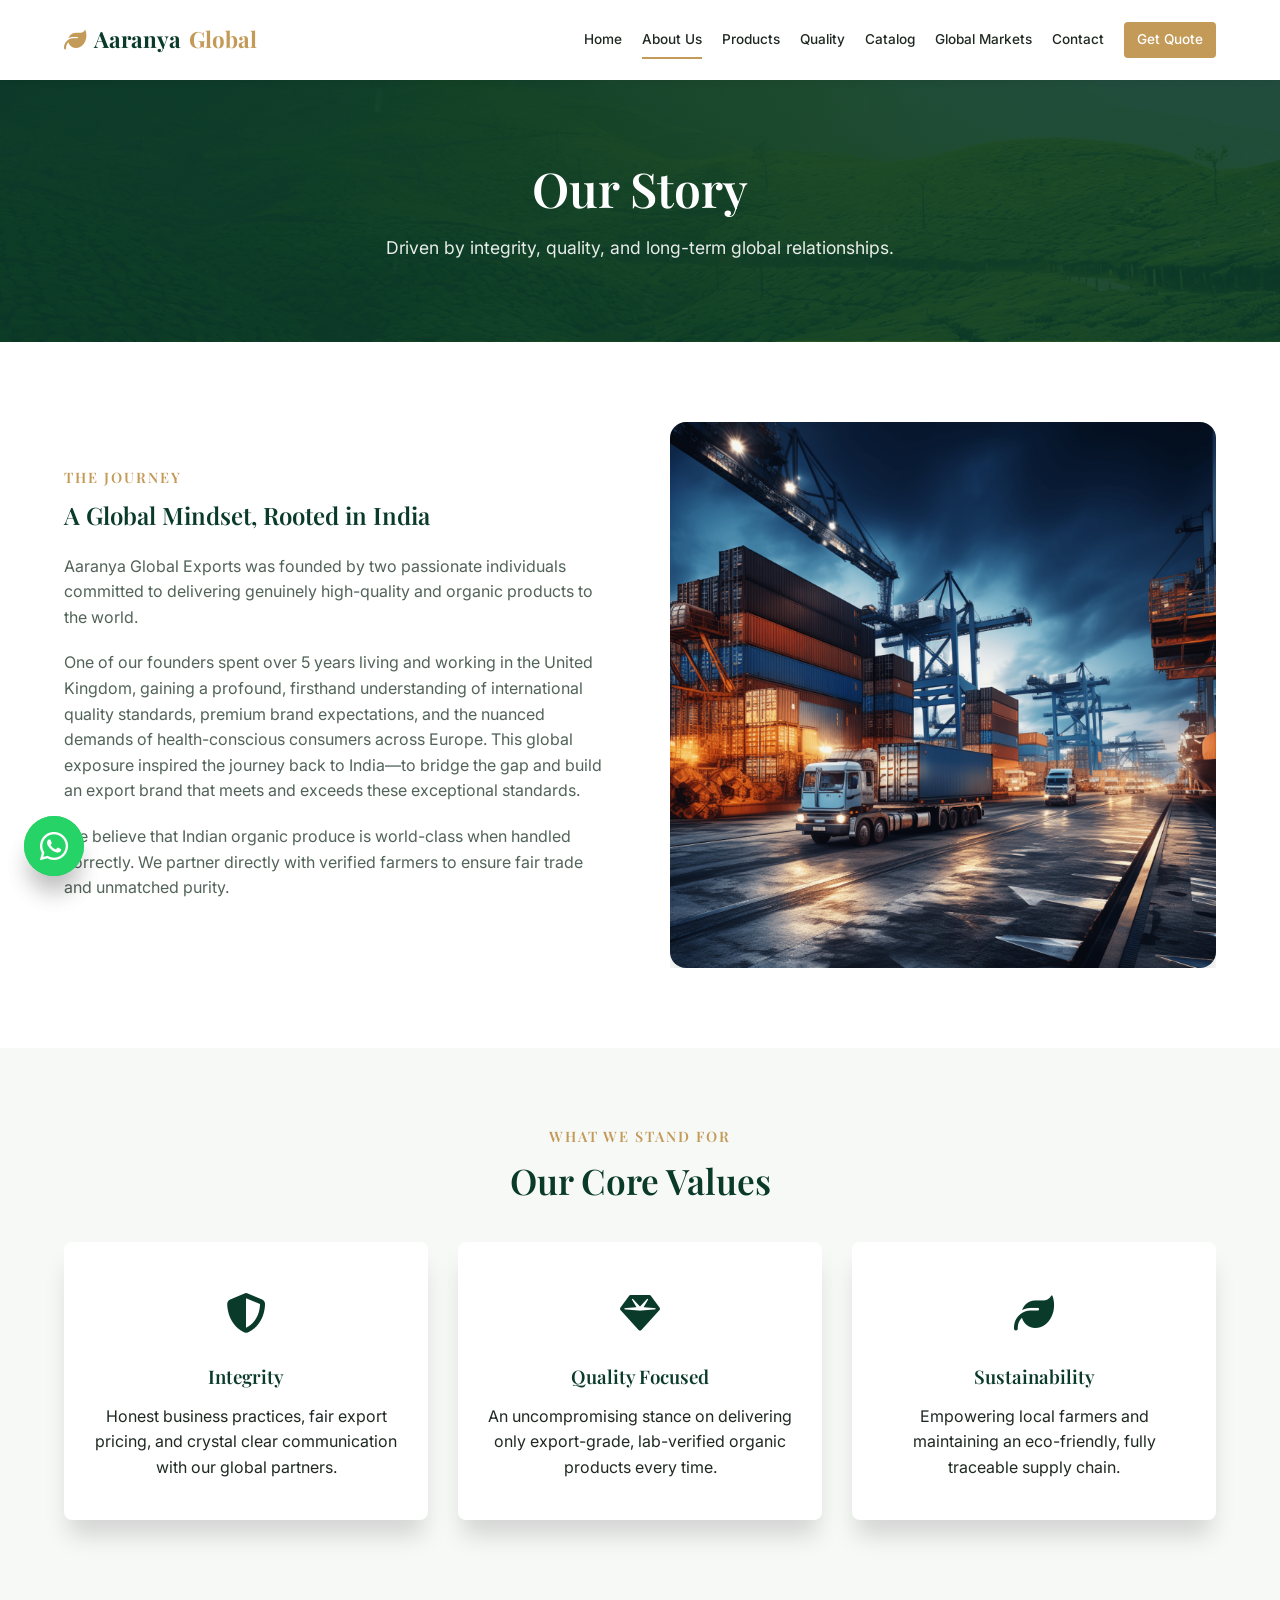
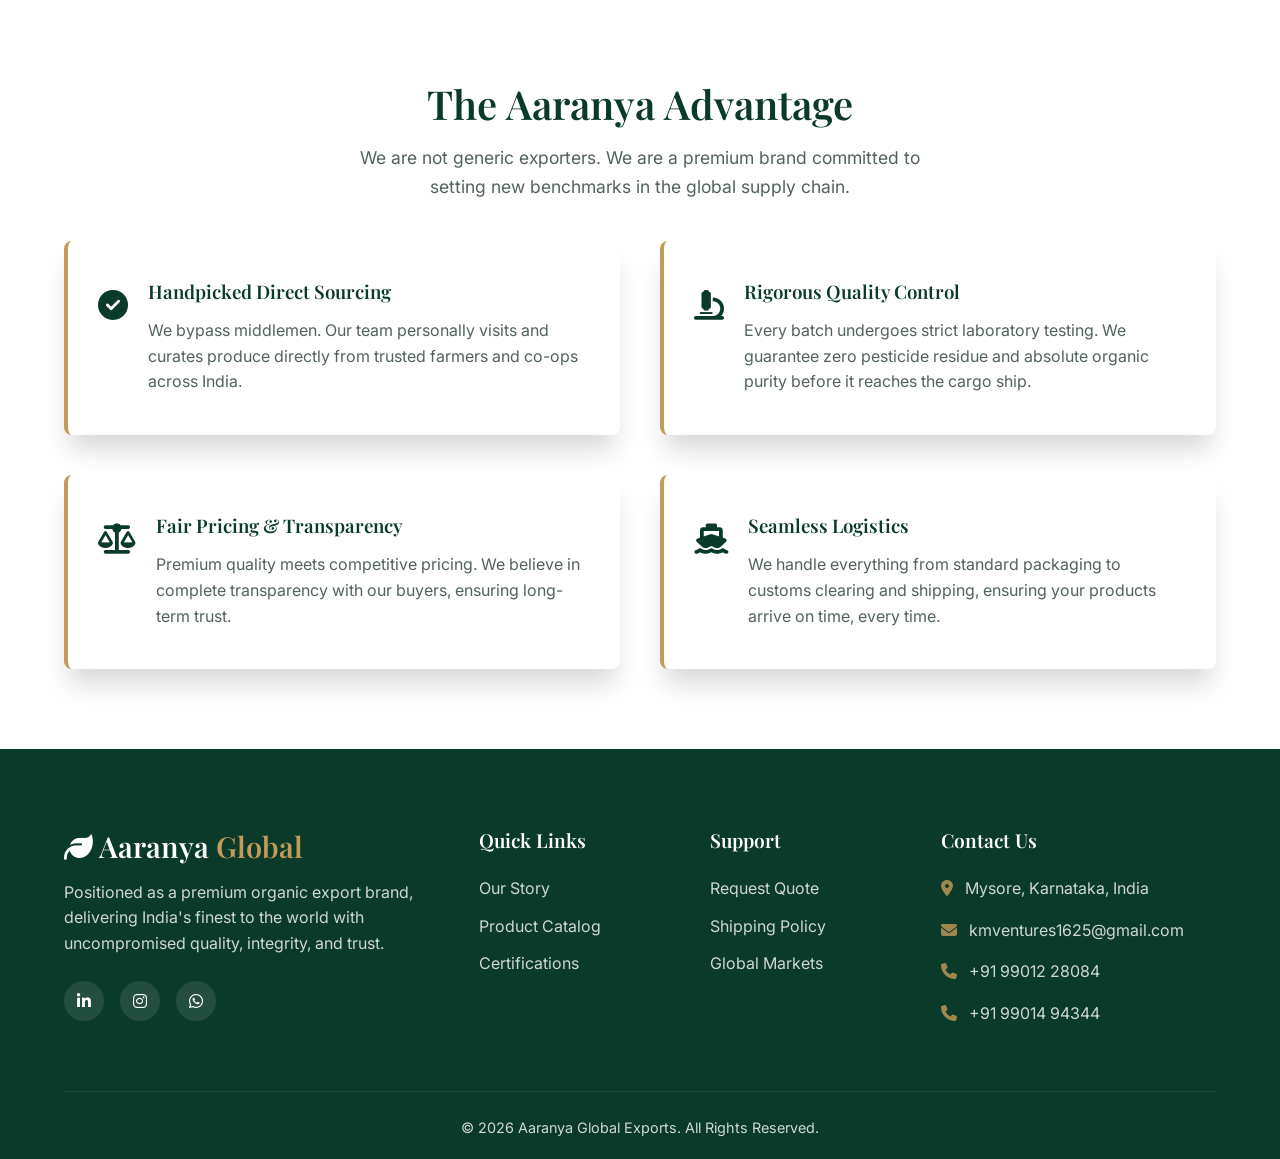
<file: about.html>
<!DOCTYPE html>
<html lang="en">

<head>
    <meta charset="UTF-8">
    <meta name="viewport" content="width=device-width, initial-scale=1.0">
    <title>About Us | Aaranya Global Exports</title>
    <meta name="description"
        content="Aaranya Global Exports is an organic export business built by founders with global exposure to strict quality standards.">

    <link rel="stylesheet" href="assets/css/style.css">
    <link rel="stylesheet" href="assets/css/animations.css">
    <link rel="stylesheet" href="https://cdnjs.cloudflare.com/ajax/libs/font-awesome/6.4.0/css/all.min.css">
</head>

<body>

    <nav class="navbar">
        <div class="container">
            <a href="index.html" class="nav-brand">
                <i class="fa-solid fa-leaf"></i> Aaranya <span>Global</span>
            </a>
            <div class="nav-links">
                <a href="index.html">Home</a>
                <a href="about.html" class="active">About Us</a>
                <a href="products.html">Products</a>
                <a href="certifications.html">Quality</a>
                <a href="catalog.html">Catalog</a>
                <a href="global-presence.html">Global Markets</a>
                <a href="contact.html">Contact</a>
                <a href="contact.html" class="btn btn-accent" style="padding: 6px 12px; color: white; font-size: 0.85rem; border-radius: 4px;">Get Quote</a>
            </div>
            <div class="mobile-menu-btn">
                <i class="fa-solid fa-bars"></i>
            </div>
        </div>
    </nav>

    <header class="page-header"
        style="background-image: linear-gradient(rgba(10, 58, 42, 0.9), rgba(10, 58, 42, 0.9)), url('assets/images/hero_bg.jpg');">
        <div class="container reveal">
            <h1>Our Story</h1>
            <p>Driven by integrity, quality, and long-term global relationships.</p>
        </div>
    </header>

    <section class="section">
        <div class="container">
            <div class="about-grid">
                <div class="about-text reveal-left">
                    <h4 class="accent-text">The Journey</h4>
                    <h2>A Global Mindset, Rooted in India</h2>
                    <p>Aaranya Global Exports was founded by two passionate individuals committed to delivering
                        genuinely high-quality and organic products to the world.</p>
                    <p>One of our founders spent over 5 years living and working in the United Kingdom, gaining a
                        profound, firsthand understanding of international quality standards, premium brand
                        expectations, and the nuanced demands of health-conscious consumers across Europe. This global
                        exposure inspired the journey back to India—to bridge the gap and build an export brand that
                        meets and exceeds these exceptional standards.</p>
                    <p>We believe that Indian organic produce is world-class when handled correctly. We partner directly
                        with verified farmers to ensure fair trade and unmatched purity.</p>
                </div>
                <div class="about-img reveal-right hover-zoom-img">
                    <img src="assets/images/about_export.jpg"
                        alt="Team meeting" class="rounded-img shadow">
                </div>
            </div>
        </div>
    </section>

    <section class="section bg-light text-center">
        <div class="container reveal">
            <h4 class="accent-text">What We Stand For</h4>
            <h2 style="margin-bottom: 40px; font-size: 2.2rem;">Our Core Values</h2>

            <div style="display: grid; grid-template-columns: repeat(auto-fit, minmax(280px, 1fr)); gap: 30px;">
                <div class="feature-card hover-lift" style="border-bottom: 0;">
                    <div class="icon"><i class="fa-solid fa-shield-halved"></i></div>
                    <h3>Integrity</h3>
                    <p>Honest business practices, fair export pricing, and crystal clear communication with our global
                        partners.</p>
                </div>
                <div class="feature-card hover-lift" style="border-bottom: 0;">
                    <div class="icon"><i class="fa-solid fa-gem"></i></div>
                    <h3>Quality Focused</h3>
                    <p>An uncompromising stance on delivering only export-grade, lab-verified organic products every
                        time.</p>
                </div>
                <div class="feature-card hover-lift" style="border-bottom: 0;">
                    <div class="icon"><i class="fa-solid fa-leaf"></i></div>
                    <h3>Sustainability</h3>
                    <p>Empowering local farmers and maintaining an eco-friendly, fully traceable supply chain.</p>
                </div>
            </div>
        </div>
    </section>

    <section class="section">
        <div class="container">
            <div class="section-title reveal">
                <h2>The Aaranya Advantage</h2>
                <p>We are not generic exporters. We are a premium brand committed to setting new benchmarks in the
                    global supply chain.</p>
            </div>

            <div style="display:grid; grid-template-columns: 1fr 1fr; gap: 40px;" class="mt-5">
                <div class="feature-card reveal-left hover-lift"
                    style="text-align: left; display: flex; gap: 20px; align-items: flex-start; border-bottom: none; border-left: 4px solid var(--accent-gold);">
                    <div class="icon" style="font-size: 30px; margin: 0;"><i class="fa-solid fa-check-circle"></i></div>
                    <div>
                        <h3>Handpicked Direct Sourcing</h3>
                        <p style="color:var(--text-light);">We bypass middlemen. Our team personally visits and curates
                            produce directly from trusted farmers and co-ops across India.</p>
                    </div>
                </div>
                <div class="feature-card reveal-right hover-lift"
                    style="text-align: left; display: flex; gap: 20px; align-items: flex-start; border-bottom: none; border-left: 4px solid var(--accent-gold);">
                    <div class="icon" style="font-size: 30px; margin: 0;"><i class="fa-solid fa-microscope"></i></div>
                    <div>
                        <h3>Rigorous Quality Control</h3>
                        <p style="color:var(--text-light);">Every batch undergoes strict laboratory testing. We
                            guarantee zero pesticide residue and absolute organic purity before it reaches the cargo
                            ship.</p>
                    </div>
                </div>
                <div class="feature-card reveal-left hover-lift"
                    style="text-align: left; display: flex; gap: 20px; align-items: flex-start; border-bottom: none; border-left: 4px solid var(--accent-gold);">
                    <div class="icon" style="font-size: 30px; margin: 0;"><i class="fa-solid fa-scale-balanced"></i>
                    </div>
                    <div>
                        <h3>Fair Pricing & Transparency</h3>
                        <p style="color:var(--text-light);">Premium quality meets competitive pricing. We believe in
                            complete transparency with our buyers, ensuring long-term trust.</p>
                    </div>
                </div>
                <div class="feature-card reveal-right hover-lift"
                    style="text-align: left; display: flex; gap: 20px; align-items: flex-start; border-bottom: none; border-left: 4px solid var(--accent-gold);">
                    <div class="icon" style="font-size: 30px; margin: 0;"><i class="fa-solid fa-ship"></i></div>
                    <div>
                        <h3>Seamless Logistics</h3>
                        <p style="color:var(--text-light);">We handle everything from standard packaging to customs
                            clearing and shipping, ensuring your products arrive on time, every time.</p>
                    </div>
                </div>
            </div>
        </div>
    </section>

    <!-- Footer -->
    <footer class="footer">
        <div class="container">
            <div class="footer-grid">
                <div class="footer-about">
                    <h3><i class="fa-solid fa-leaf"></i> Aaranya <span>Global</span></h3>
                    <p>Positioned as a premium organic export brand, delivering India's finest to the world with
                        uncompromised quality, integrity, and trust.</p>
                    <div class="footer-social">
                        <a href="#"><i class="fa-brands fa-linkedin-in"></i></a>
                        <a href="#"><i class="fa-brands fa-instagram"></i></a>
                        <a href="https://wa.me/919901228084" target="_blank"><i class="fa-brands fa-whatsapp"></i></a>
                    </div>
                </div>
                <div class="footer-links">
                    <h4>Quick Links</h4>
                    <ul>
                        <li><a href="about.html">Our Story</a></li>
                        <li><a href="products.html">Product Catalog</a></li>
                        
                        <li><a href="certifications.html">Certifications</a></li>
                    </ul>
                </div>
                <div class="footer-links">
                    <h4>Support</h4>
                    <ul>
                        <li><a href="contact.html">Request Quote</a></li>
                        <li><a href="#">Shipping Policy</a></li>
                        <li><a href="global-presence.html">Global Markets</a></li>
                    </ul>
                </div>
                <div class="footer-contact">
                    <h4>Contact Us</h4>
                    <p><i class="fa-solid fa-location-dot"></i> Mysore, Karnataka, India</p>
                    <p><i class="fa-solid fa-envelope"></i> kmventures1625@gmail.com</p>
                    <p><i class="fa-solid fa-phone"></i> +91 99012 28084</p>
                    <p><i class="fa-solid fa-phone"></i> +91 99014 94344</p>
                </div>
            </div>
            <div class="footer-bottom">
                <p>&copy; 2026 Aaranya Global Exports. All Rights Reserved.</p>
            </div>
        </div>
    </footer>

    <div class="whatsapp-sticky-container">
        <a href="https://wa.me/919901228084" class="whatsapp-sticky" target="_blank" title="WhatsApp Sales 1">
            <i class="fa-brands fa-whatsapp"></i>
        </a>
        <a href="https://wa.me/919901494344" class="whatsapp-sticky" target="_blank" title="WhatsApp Sales 2">
            <i class="fa-brands fa-whatsapp"></i>
        </a>
    </div>
    <div class="scroll-top"><i class="fa-solid fa-angle-up"></i></div>
    <script src="assets/js/main.js"></script>
</body>

</html>
</file>
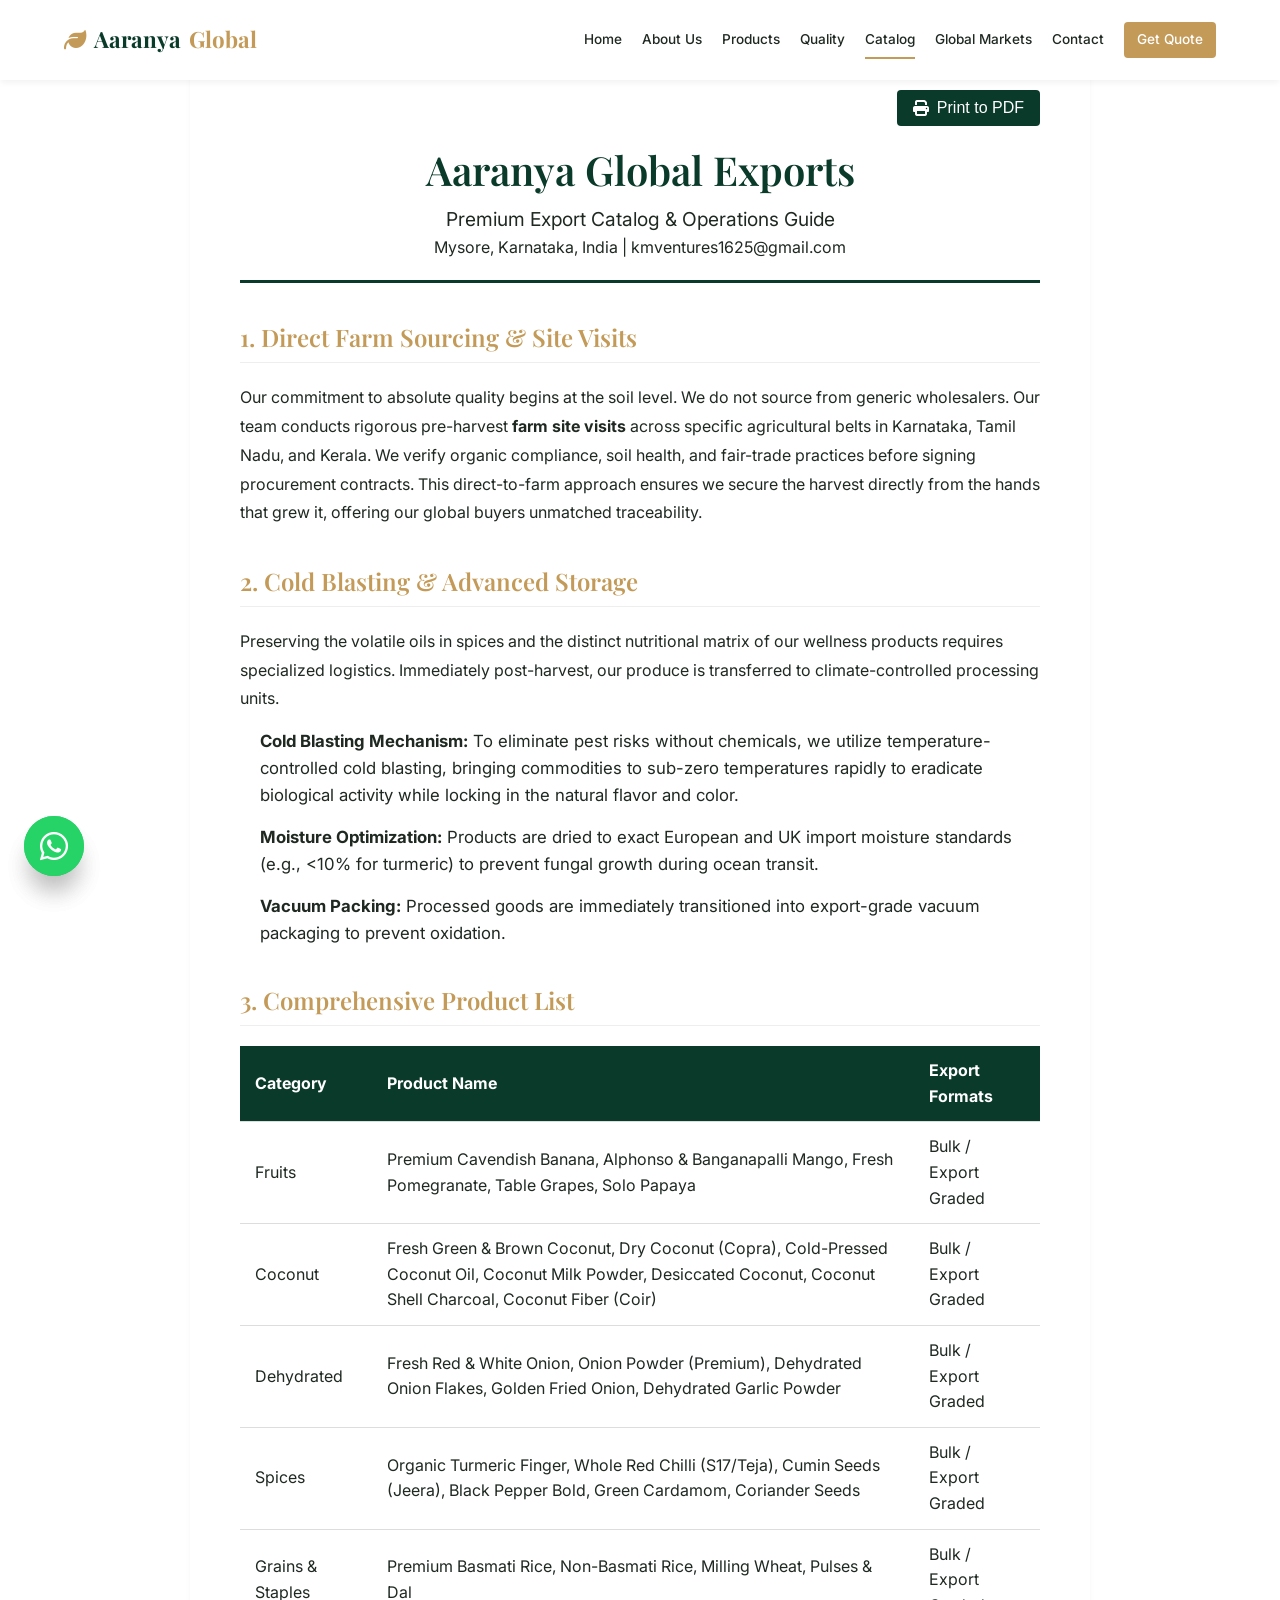
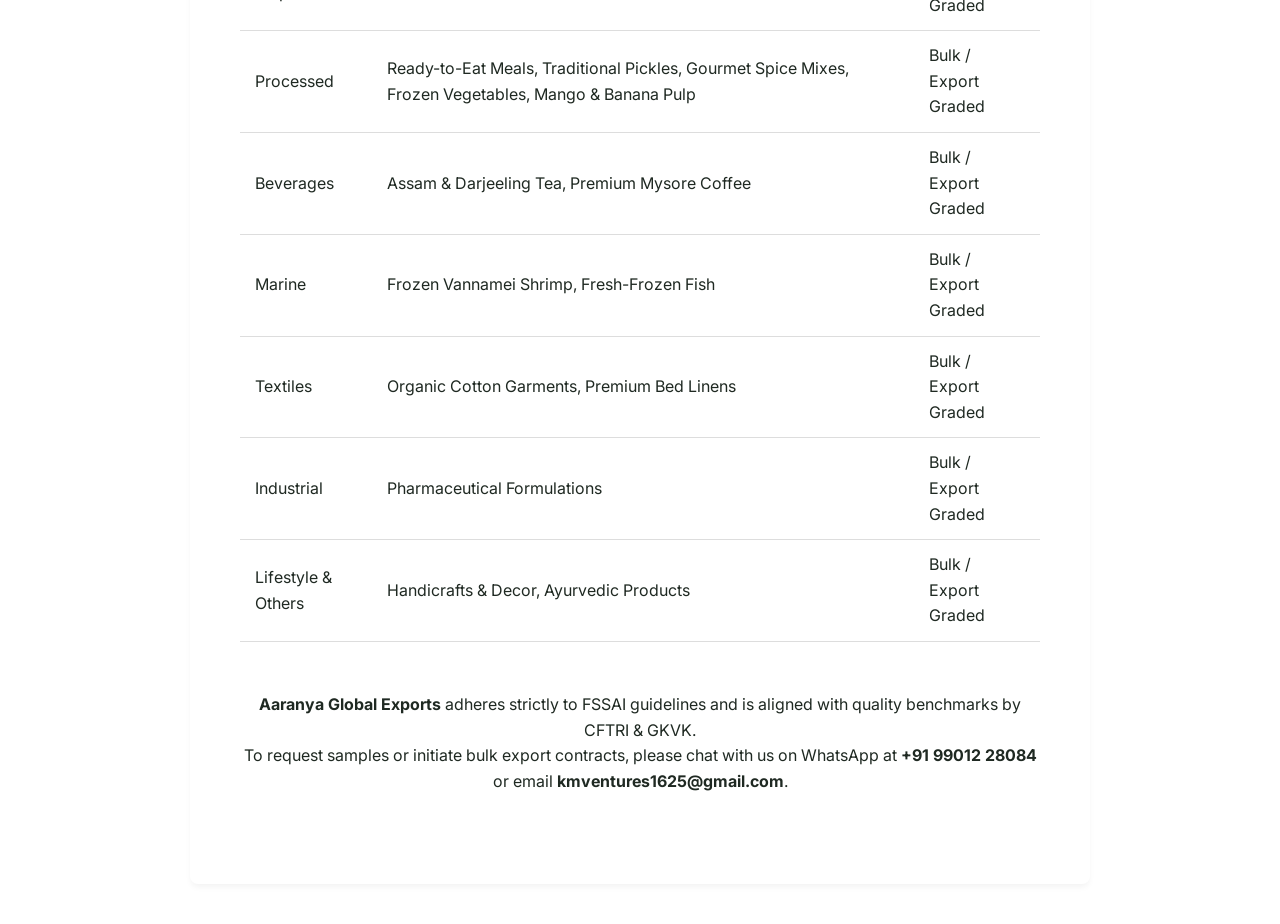
<file: catalog.html>
<!DOCTYPE html>
<html lang="en">
<head>
    <meta charset="UTF-8">
    <meta name="viewport" content="width=device-width, initial-scale=1.0">
    <title>Export Catalog & Process | Aaranya Global Exports</title>
    <meta name="description" content="View our comprehensive global export product catalog, detailing our agricultural sourcing, farm visits, and cold-blast storage processes.">
    <link rel="stylesheet" href="assets/css/style.css">
    <link rel="stylesheet" href="assets/css/animations.css">
    <link rel="stylesheet" href="https://cdnjs.cloudflare.com/ajax/libs/font-awesome/6.4.0/css/all.min.css">
    <style>
        .catalog-container { max-width: 900px; margin: 40px auto; background: white; padding: 50px; border-radius: var(--border-radius); box-shadow: var(--shadow-sm); }
        .catalog-header { text-align: center; border-bottom: 3px solid var(--primary-green); padding-bottom: 20px; margin-bottom: 40px; }
        .catalog-header h1 { color: var(--primary-green); font-size: 2.5rem; }
        .catalog-section { margin-bottom: 40px; }
        .catalog-section h2 { color: var(--accent-gold); border-bottom: 1px solid #eee; padding-bottom: 10px; margin-bottom: 20px; }
        .process-list li { margin-bottom: 15px; font-size: 1.05rem; line-height: 1.6; }
        .product-table { width: 100%; border-collapse: collapse; margin-top: 20px; }
        .product-table th, .product-table td { padding: 12px 15px; border-bottom: 1px solid #ddd; text-align: left; }
        .product-table th { background: var(--primary-green); color: white; }
    </style>
</head>
<body>
    <nav class="navbar">
        <div class="container">
            <a href="index.html" class="nav-brand"><i class="fa-solid fa-leaf"></i> Aaranya <span>Global</span></a>
            <div class="nav-links">
                <a href="index.html">Home</a>
                <a href="about.html">About Us</a>
                <a href="products.html">Products</a>
                <a href="certifications.html">Quality</a>
                <a href="catalog.html" class="active">Catalog</a>
                <a href="global-presence.html">Global Markets</a>
                <a href="contact.html">Contact</a>
                <a href="contact.html" class="btn btn-accent" style="padding: 6px 12px; color: white; font-size: 0.85rem; border-radius: 4px;">Get Quote</a>
            </div>
        </div>
    </nav>

    <div class="container">
        <div class="catalog-container reveal">
            <div class="text-right" style="margin-bottom: 20px; text-align: right;">
                <button onclick="window.print()" class="btn btn-primary" style="padding: 8px 15px;"><i class="fa-solid fa-print"></i> Print to PDF</button>
            </div>
            
            <div class="catalog-header">
                <h1>Aaranya Global Exports</h1>
                <p style="font-size: 1.2rem; margin-top: 10px;">Premium Export Catalog & Operations Guide</p>
                <p>Mysore, Karnataka, India | kmventures1625@gmail.com</p>
            </div>

            <div class="catalog-section">
                <h2>1. Direct Farm Sourcing & Site Visits</h2>
                <p style="line-height: 1.8;">Our commitment to absolute quality begins at the soil level. We do not source from generic wholesalers. Our team conducts rigorous pre-harvest <strong>farm site visits</strong> across specific agricultural belts in Karnataka, Tamil Nadu, and Kerala. We verify organic compliance, soil health, and fair-trade practices before signing procurement contracts. This direct-to-farm approach ensures we secure the harvest directly from the hands that grew it, offering our global buyers unmatched traceability.</p>
            </div>

            <div class="catalog-section">
                <h2>2. Cold Blasting & Advanced Storage</h2>
                <p style="line-height: 1.8;">Preserving the volatile oils in spices and the distinct nutritional matrix of our wellness products requires specialized logistics. Immediately post-harvest, our produce is transferred to climate-controlled processing units.</p>
                <ul class="process-list" style="margin-top: 15px; padding-left: 20px;">
                    <li><strong>Cold Blasting Mechanism:</strong> To eliminate pest risks without chemicals, we utilize temperature-controlled cold blasting, bringing commodities to sub-zero temperatures rapidly to eradicate biological activity while locking in the natural flavor and color.</li>
                    <li><strong>Moisture Optimization:</strong> Products are dried to exact European and UK import moisture standards (e.g., &lt;10% for turmeric) to prevent fungal growth during ocean transit.</li>
                    <li><strong>Vacuum Packing:</strong> Processed goods are immediately transitioned into export-grade vacuum packaging to prevent oxidation.</li>
                </ul>
            </div>

            <div class="catalog-section">
                <h2>3. Comprehensive Product List</h2>
                <table class="product-table">
                    <thead>
                        <tr>
                            <th>Category</th>
                            <th>Product Name</th>
                            <th>Export Formats</th>
                        </tr>
                    </thead>
                    <tbody>
                        <tr><td>Fruits</td><td>Premium Cavendish Banana, Alphonso & Banganapalli Mango, Fresh Pomegranate, Table Grapes, Solo Papaya</td><td>Bulk / Export Graded</td></tr>
<tr><td>Coconut</td><td>Fresh Green & Brown Coconut, Dry Coconut (Copra), Cold-Pressed Coconut Oil, Coconut Milk Powder, Desiccated Coconut, Coconut Shell Charcoal, Coconut Fiber (Coir)</td><td>Bulk / Export Graded</td></tr>
<tr><td>Dehydrated</td><td>Fresh Red & White Onion, Onion Powder (Premium), Dehydrated Onion Flakes, Golden Fried Onion, Dehydrated Garlic Powder</td><td>Bulk / Export Graded</td></tr>
<tr><td>Spices</td><td>Organic Turmeric Finger, Whole Red Chilli (S17/Teja), Cumin Seeds (Jeera), Black Pepper Bold, Green Cardamom, Coriander Seeds</td><td>Bulk / Export Graded</td></tr>
<tr><td>Grains & Staples</td><td>Premium Basmati Rice, Non-Basmati Rice, Milling Wheat, Pulses & Dal</td><td>Bulk / Export Graded</td></tr>
<tr><td>Processed</td><td>Ready-to-Eat Meals, Traditional Pickles, Gourmet Spice Mixes, Frozen Vegetables, Mango & Banana Pulp</td><td>Bulk / Export Graded</td></tr>
<tr><td>Beverages</td><td>Assam & Darjeeling Tea, Premium Mysore Coffee</td><td>Bulk / Export Graded</td></tr>
<tr><td>Marine</td><td>Frozen Vannamei Shrimp, Fresh-Frozen Fish</td><td>Bulk / Export Graded</td></tr>
<tr><td>Textiles</td><td>Organic Cotton Garments, Premium Bed Linens</td><td>Bulk / Export Graded</td></tr>
<tr><td>Industrial</td><td>Pharmaceutical Formulations</td><td>Bulk / Export Graded</td></tr>
<tr><td>Lifestyle & Others</td><td>Handicrafts & Decor, Ayurvedic Products</td><td>Bulk / Export Graded</td></tr>

                    </tbody>
                </table>
            </div>

            <div class="catalog-section mb-0" style="text-align: center; margin-top: 50px;">
                <p><strong>Aaranya Global Exports</strong> adheres strictly to FSSAI guidelines and is aligned with quality benchmarks by CFTRI & GKVK.</p>
                <p>To request samples or initiate bulk export contracts, please chat with us on WhatsApp at <strong>+91 99012 28084</strong> or email <strong>kmventures1625@gmail.com</strong>.</p>
            </div>
        </div>
    </div>

    <!-- Sticky WhatsApp -->
    <div class="whatsapp-sticky-container">
        <a href="https://wa.me/919901228084" class="whatsapp-sticky" target="_blank" title="WhatsApp 1">
            <i class="fa-brands fa-whatsapp"></i>
        </a>
        <a href="https://wa.me/919901494344" class="whatsapp-sticky" target="_blank" title="WhatsApp 2">
            <i class="fa-brands fa-whatsapp"></i>
        </a>
    </div>

    <script src="assets/js/main.js"></script>
</body>
</html>
</file>
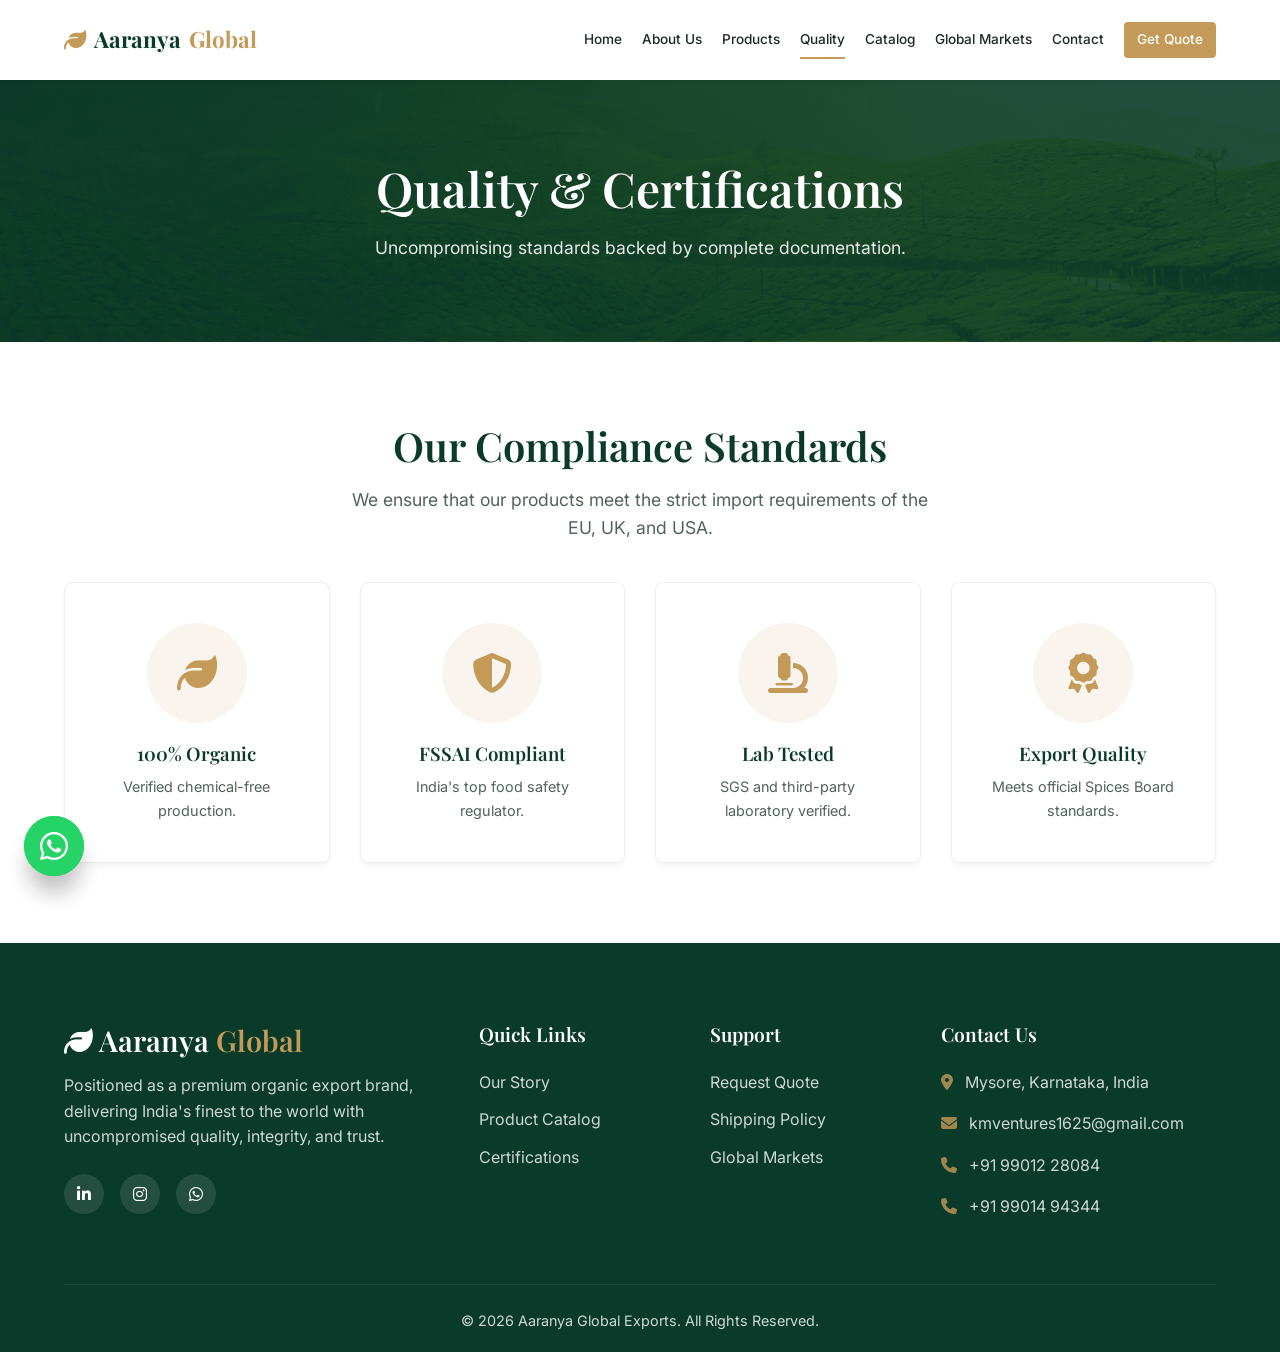
<file: certifications.html>
<!DOCTYPE html>
<html lang="en">

<head>
    <meta charset="UTF-8">
    <meta name="viewport" content="width=device-width, initial-scale=1.0">
    <title>Quality & Certifications | Aaranya Global Exports</title>
    <meta name="description"
        content="View the international quality assurance standards and certifications maintained by Aaranya Global Exports for all our organic products.">
    <link rel="stylesheet" href="assets/css/style.css">
    <link rel="stylesheet" href="assets/css/animations.css">
    <link rel="stylesheet" href="https://cdnjs.cloudflare.com/ajax/libs/font-awesome/6.4.0/css/all.min.css">
    <style>
        .cert-card {
            background: white;
            padding: 40px;
            border-radius: var(--border-radius);
            box-shadow: var(--shadow-sm);
            text-align: center;
            display: flex;
            flex-direction: column;
            align-items: center;
            justify-content: center;
            border: 1px solid #eee;
        }

        .cert-card img, .cert-icon-container {
            height: 100px;
            width: 100px;
            display: flex;
            align-items: center;
            justify-content: center;
            margin-bottom: 20px;
            border-radius: 50%;
            background: rgba(195, 154, 88, 0.1); /* Subtle gold background */
            color: var(--accent-gold);
            font-size: 40px;
            transition: var(--transition);
        }

        .cert-card:hover .cert-icon-container {
            background: var(--accent-gold);
            color: white;
            transform: rotate(5deg) scale(1.1);
        }

        .cert-card img {
            padding: 20px;
            object-fit: contain;
            opacity: 0.9;
            background: transparent;
        }
    </style>
</head>

<body>
    <nav class="navbar">
        <div class="container">
            <a href="index.html" class="nav-brand">
                <i class="fa-solid fa-leaf"></i> Aaranya <span>Global</span>
            </a>
            <div class="nav-links">
                <a href="index.html">Home</a>
                <a href="about.html">About Us</a>
                <a href="products.html">Products</a>
                <a href="certifications.html" class="active">Quality</a>
                <a href="catalog.html">Catalog</a>
                <a href="global-presence.html">Global Markets</a>
                <a href="contact.html">Contact</a>
                <a href="contact.html" class="btn btn-accent" style="padding: 6px 12px; color: white; font-size: 0.85rem; border-radius: 4px;">Get Quote</a>
            </div>
            <div class="mobile-menu-btn">
                <i class="fa-solid fa-bars"></i>
            </div>
        </div>
    </nav>

    <header class="page-header"
        style="background-image: linear-gradient(rgba(10, 58, 42, 0.9), rgba(10, 58, 42, 0.9)), url('assets/images/hero_bg.jpg');">
        <div class="container reveal">
            <h1>Quality & Certifications</h1>
            <p>Uncompromising standards backed by complete documentation.</p>
        </div>
    </header>

    <section class="section">
        <div class="container">
            <div class="section-title reveal">
                <h2>Our Compliance Standards</h2>
                <p>We ensure that our products meet the strict import requirements of the EU, UK, and USA.</p>
            </div>

            <div style="display: grid; grid-template-columns: repeat(auto-fit, minmax(250px, 1fr)); gap: 30px;"
                class="mt-5">
                <div class="cert-card hover-lift reveal-left">
                    <div class="cert-icon-container"><i class="fa-solid fa-leaf"></i></div>
                    <h3>100% Organic</h3>
                    <p style="color:var(--text-light); font-size: 0.9rem; margin-top: 10px;">Verified chemical-free
                        production.</p>
                </div>
                <div class="cert-card hover-lift reveal">
                    <div class="cert-icon-container"><i class="fa-solid fa-shield-halved"></i></div>
                    <h3>FSSAI Compliant</h3>
                    <p style="color:var(--text-light); font-size: 0.9rem; margin-top: 10px;">India's top food safety
                        regulator.</p>
                </div>
                <div class="cert-card hover-lift reveal">
                    <div class="cert-icon-container"><i class="fa-solid fa-microscope"></i></div>
                    <h3>Lab Tested</h3>
                    <p style="color:var(--text-light); font-size: 0.9rem; margin-top: 10px;">SGS and third-party
                        laboratory verified.</p>
                </div>
                <div class="cert-card hover-lift reveal-right">
                    <div class="cert-icon-container"><i class="fa-solid fa-award"></i></div>
                    <h3>Export Quality</h3>
                    <p style="color:var(--text-light); font-size: 0.9rem; margin-top: 10px;">Meets official Spices Board
                        standards.</p>
                </div>
            </div>
        </div>
    </section>

    <!-- Footer -->
    <footer class="footer">
        <div class="container">
            <div class="footer-grid">
                <div class="footer-about">
                    <h3><i class="fa-solid fa-leaf"></i> Aaranya <span>Global</span></h3>
                    <p>Positioned as a premium organic export brand, delivering India's finest to the world with
                        uncompromised quality, integrity, and trust.</p>
                    <div class="footer-social">
                        <a href="#"><i class="fa-brands fa-linkedin-in"></i></a>
                        <a href="#"><i class="fa-brands fa-instagram"></i></a>
                        <a href="https://wa.me/919901228084" target="_blank"><i class="fa-brands fa-whatsapp"></i></a>
                    </div>
                </div>
                <div class="footer-links">
                    <h4>Quick Links</h4>
                    <ul>
                        <li><a href="about.html">Our Story</a></li>
                        <li><a href="products.html">Product Catalog</a></li>
                        
                        <li><a href="certifications.html">Certifications</a></li>
                    </ul>
                </div>
                <div class="footer-links">
                    <h4>Support</h4>
                    <ul>
                        <li><a href="contact.html">Request Quote</a></li>
                        <li><a href="#">Shipping Policy</a></li>
                        <li><a href="global-presence.html">Global Markets</a></li>
                    </ul>
                </div>
                <div class="footer-contact">
                    <h4>Contact Us</h4>
                    <p><i class="fa-solid fa-location-dot"></i> Mysore, Karnataka, India</p>
                    <p><i class="fa-solid fa-envelope"></i> kmventures1625@gmail.com</p>
                    <p><i class="fa-solid fa-phone"></i> +91 99012 28084</p>
                    <p><i class="fa-solid fa-phone"></i> +91 99014 94344</p>
                </div>
            </div>
            <div class="footer-bottom">
                <p>&copy; 2026 Aaranya Global Exports. All Rights Reserved.</p>
            </div>
        </div>
    </footer>

    <div class="whatsapp-sticky-container">
        <a href="https://wa.me/919901228084" class="whatsapp-sticky" target="_blank" title="WhatsApp Sales 1">
            <i class="fa-brands fa-whatsapp"></i>
        </a>
        <a href="https://wa.me/919901494344" class="whatsapp-sticky" target="_blank" title="WhatsApp Sales 2">
            <i class="fa-brands fa-whatsapp"></i>
        </a>
    </div>
    <div class="scroll-top"><i class="fa-solid fa-angle-up"></i></div>
    <script src="assets/js/main.js"></script>
</body>

</html>
</file>
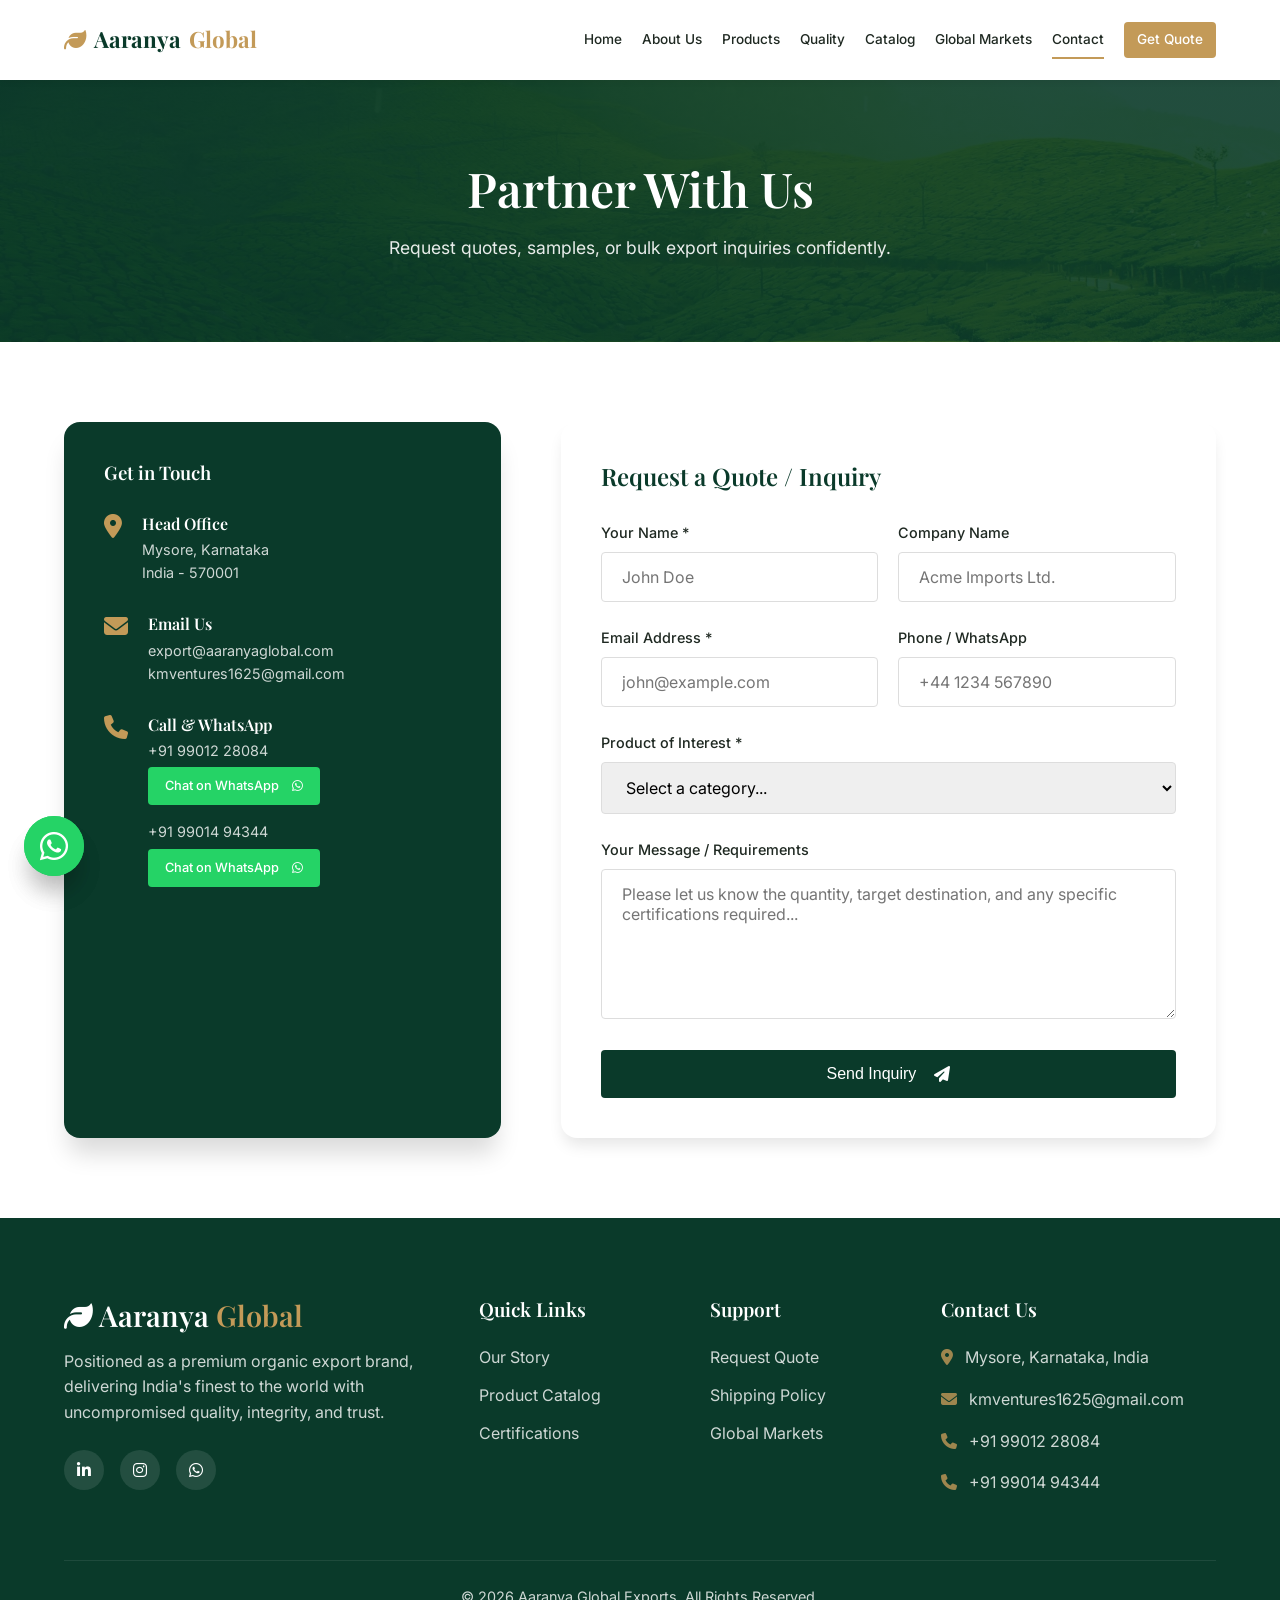
<file: contact.html>
<!DOCTYPE html>
<html lang="en">

<head>
    <meta charset="UTF-8">
    <meta name="viewport" content="width=device-width, initial-scale=1.0">
    <title>Contact Us | Aaranya Global Exports</title>
    <meta name="description"
        content="Partner with Aaranya Global Exports. Request a quote or catalog of our organic export products.">

    <link rel="stylesheet" href="assets/css/style.css">
    <link rel="stylesheet" href="assets/css/animations.css">
    <link rel="stylesheet" href="https://cdnjs.cloudflare.com/ajax/libs/font-awesome/6.4.0/css/all.min.css">
    <style>
        .contact-grid {
            display: grid;
            grid-template-columns: 1fr 1.5fr;
            gap: 60px;
        }

        .contact-info {
            background: var(--primary-green);
            color: white;
            padding: 40px;
            border-radius: var(--border-radius-lg);
        }

        .contact-info h3 {
            color: white;
            margin-bottom: 30px;
        }

        .contact-item {
            display: flex;
            gap: 20px;
            align-items: flex-start;
            margin-bottom: 30px;
        }

        .contact-item i {
            font-size: 24px;
            color: var(--accent-gold);
        }

        .form-group {
            margin-bottom: 24px;
            text-align: left;
        }

        .form-group label {
            display: block;
            margin-bottom: 8px;
            font-weight: 500;
            font-size: 0.9rem;
            color: var(--text-dark);
        }

        .form-control {
            width: 100%;
            padding: 14px 20px;
            border: 1px solid #ddd;
            border-radius: 4px;
            font-family: var(--font-body);
            font-size: 1rem;
            transition: var(--transition);
        }

        .form-control:focus {
            outline: none;
            border-color: var(--primary-green);
            box-shadow: 0 0 0 3px rgba(10, 58, 42, 0.1);
        }

        textarea.form-control {
            height: 150px;
            resize: vertical;
        }

        @media (max-width: 992px) {
            .contact-grid {
                grid-template-columns: 1fr;
            }
        }
    </style>
</head>

<body>
    <nav class="navbar">
        <div class="container">
            <a href="index.html" class="nav-brand">
                <i class="fa-solid fa-leaf"></i> Aaranya <span>Global</span>
            </a>
            <div class="nav-links">
                <a href="index.html">Home</a>
                <a href="about.html">About Us</a>
                <a href="products.html">Products</a>
                <a href="certifications.html">Quality</a>
                <a href="catalog.html">Catalog</a>
                <a href="global-presence.html">Global Markets</a>
                <a href="contact.html" class="active">Contact</a>
                <a href="contact.html" class="btn btn-accent" style="padding: 6px 12px; color: white; font-size: 0.85rem; border-radius: 4px;">Get Quote</a>
            </div>
            <div class="mobile-menu-btn">
                <i class="fa-solid fa-bars"></i>
            </div>
        </div>
    </nav>

    <header class="page-header"
        style="background-image: linear-gradient(rgba(10, 58, 42, 0.9), rgba(10, 58, 42, 0.9)), url('assets/images/hero_bg.jpg');">
        <div class="container reveal">
            <h1>Partner With Us</h1>
            <p>Request quotes, samples, or bulk export inquiries confidently.</p>
        </div>
    </header>

    <section class="section">
        <div class="container">
            <div class="contact-grid">
                <div class="contact-info reveal-left shadow">
                    <h3>Get in Touch</h3>
                    <div class="contact-item">
                        <i class="fa-solid fa-location-dot"></i>
                        <div>
                            <h4 style="color:white; margin-bottom:5px;">Head Office</h4>
                            <p style="opacity:0.8; font-size:0.9rem;">Mysore, Karnataka<br>India - 570001</p>
                        </div>
                    </div>
                    <div class="contact-item">
                        <i class="fa-solid fa-envelope"></i>
                        <div>
                            <h4 style="color:white; margin-bottom:5px;">Email Us</h4>
                            <p style="opacity:0.8; font-size:0.9rem;">
                                export@aaranyaglobal.com<br>kmventures1625@gmail.com
                            </p>
                        </div>
                    </div>
                    <div class="contact-item">
                        <i class="fa-solid fa-phone"></i>
                        <div>
                            <h4 style="color:white; margin-bottom:5px;">Call & WhatsApp</h4>
                            <p style="opacity:0.8; font-size:0.9rem; margin-bottom:5px;">+91 99012 28084</p>
                            <a href="https://wa.me/919901228084" target="_blank" class="btn"
                                style="background:#25D366; color:white; padding:8px 16px; margin-bottom: 15px; font-size:0.8rem;">Chat
                                on WhatsApp <i class="fa-brands fa-whatsapp"
                                    style="font-size:12px; color:white; margin-left:5px;"></i></a>

                            <p style="opacity:0.8; font-size:0.9rem; margin-bottom:5px;">+91 99014 94344</p>
                            <a href="https://wa.me/919901494344" target="_blank" class="btn"
                                style="background:#25D366; color:white; padding:8px 16px; font-size:0.8rem;">Chat on
                                WhatsApp <i class="fa-brands fa-whatsapp"
                                    style="font-size:12px; color:white; margin-left:5px;"></i></a>
                        </div>
                    </div>
                </div>
                <div class="contact-form reveal-right"
                    style="background:white; padding:40px; border-radius:var(--border-radius-lg); box-shadow:var(--shadow-md);">
                    <h2 style="margin-bottom:30px;">Request a Quote / Inquiry</h2>
                    <form action="#" method="POST"
                        onsubmit="event.preventDefault(); alert('Message Sent Successfully!');">
                        <div style="display:grid; grid-template-columns: 1fr 1fr; gap:20px;">
                            <div class="form-group">
                                <label>Your Name *</label>
                                <input type="text" class="form-control" placeholder="John Doe" required>
                            </div>
                            <div class="form-group">
                                <label>Company Name</label>
                                <input type="text" class="form-control" placeholder="Acme Imports Ltd.">
                            </div>
                        </div>
                        <div style="display:grid; grid-template-columns: 1fr 1fr; gap:20px;">
                            <div class="form-group">
                                <label>Email Address *</label>
                                <input type="email" class="form-control" placeholder="john@example.com" required>
                            </div>
                            <div class="form-group">
                                <label>Phone / WhatsApp</label>
                                <input type="tel" class="form-control" placeholder="+44 1234 567890">
                            </div>
                        </div>
                        <div class="form-group">
                            <label>Product of Interest *</label>
                            <select class="form-control" id="productSelect" required>
                                <option value="" disabled selected>Select a category...</option>
                                <option value="spices">Organic Spices</option>
                                <option value="natural_foods">Natural Foods (Rice, Millets)</option>
                                <option value="wellness">Herbal & Wellness Products</option>
                                <option value="custom">Custom Bulk Source Request</option>
                            </select>
                        </div>
                        <div class="form-group">
                            <label>Your Message / Requirements</label>
                            <textarea class="form-control"
                                placeholder="Please let us know the quantity, target destination, and any specific certifications required..."></textarea>
                        </div>
                        <button type="submit" class="btn btn-primary pulse-btn" style="width:100%;">Send Inquiry <i
                                class="fa-solid fa-paper-plane" style="margin-left:10px;"></i></button>
                    </form>
                </div>
            </div>
        </div>
    </section>

    <!-- Footer -->
    <footer class="footer">
        <div class="container">
            <div class="footer-grid">
                <div class="footer-about">
                    <h3><i class="fa-solid fa-leaf"></i> Aaranya <span>Global</span></h3>
                    <p>Positioned as a premium organic export brand, delivering India's finest to the world with
                        uncompromised quality, integrity, and trust.</p>
                    <div class="footer-social">
                        <a href="#"><i class="fa-brands fa-linkedin-in"></i></a>
                        <a href="#"><i class="fa-brands fa-instagram"></i></a>
                        <a href="https://wa.me/919901228084" target="_blank"><i class="fa-brands fa-whatsapp"></i></a>
                    </div>
                </div>
                <div class="footer-links">
                    <h4>Quick Links</h4>
                    <ul>
                        <li><a href="about.html">Our Story</a></li>
                        <li><a href="products.html">Product Catalog</a></li>
                        
                        <li><a href="certifications.html">Certifications</a></li>
                    </ul>
                </div>
                <div class="footer-links">
                    <h4>Support</h4>
                    <ul>
                        <li><a href="contact.html">Request Quote</a></li>
                        <li><a href="#">Shipping Policy</a></li>
                        <li><a href="global-presence.html">Global Markets</a></li>
                    </ul>
                </div>
                <div class="footer-contact">
                    <h4>Contact Us</h4>
                    <p><i class="fa-solid fa-location-dot"></i> Mysore, Karnataka, India</p>
                    <p><i class="fa-solid fa-envelope"></i> kmventures1625@gmail.com</p>
                    <p><i class="fa-solid fa-phone"></i> +91 99012 28084</p>
                    <p><i class="fa-solid fa-phone"></i> +91 99014 94344</p>
                </div>
            </div>
            <div class="footer-bottom">
                <p>&copy; 2026 Aaranya Global Exports. All Rights Reserved.</p>
            </div>
        </div>
    </footer>

    <div class="whatsapp-sticky-container">
        <a href="https://wa.me/919901228084" class="whatsapp-sticky" target="_blank" title="WhatsApp Sales 1">
            <i class="fa-brands fa-whatsapp"></i>
        </a>
        <a href="https://wa.me/919901494344" class="whatsapp-sticky" target="_blank" title="WhatsApp Sales 2">
            <i class="fa-brands fa-whatsapp"></i>
        </a>
    </div>
    <div class="scroll-top"><i class="fa-solid fa-angle-up"></i></div>
    <script src="assets/js/main.js"></script>
    <script>
        document.addEventListener('DOMContentLoaded', () => {
            const urlParams = new URLSearchParams(window.location.search);
            const product = urlParams.get('product');
            const select = document.getElementById('productSelect');
            if (product && select) {
                if (product === 'Turmeric' || product === 'BlackPepper') select.value = 'spices';
                if (product === 'Millets' || product === 'Jaggery' || product === 'Coconut') select.value = 'natural_foods';
                if (product === 'Moringa') select.value = 'wellness';
            }
        });
    </script>
</body>

</html>
</file>
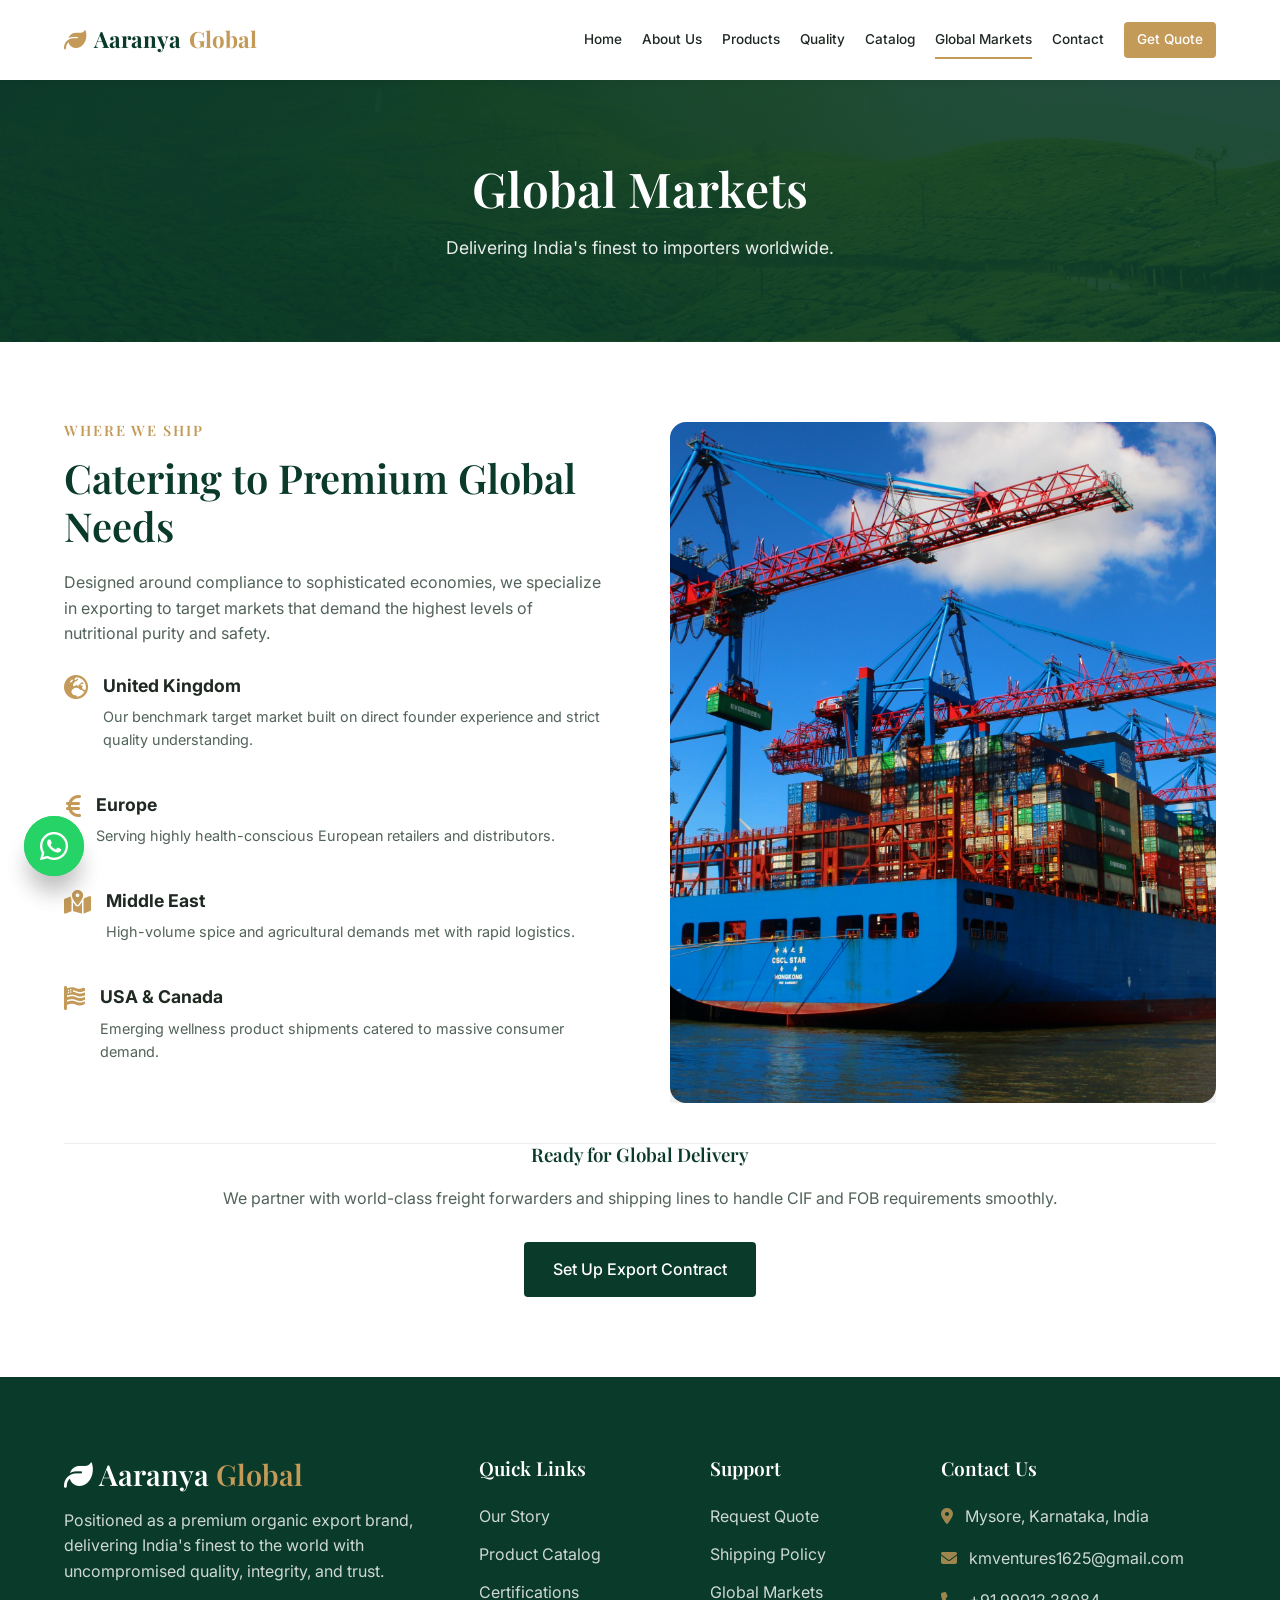
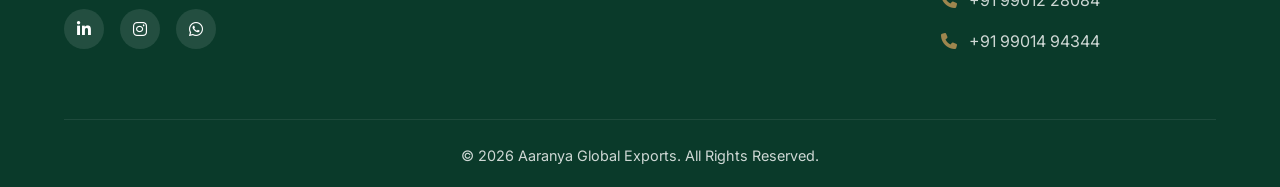
<file: global-presence.html>
<!DOCTYPE html>
<html lang="en">

<head>
    <meta charset="UTF-8">
    <meta name="viewport" content="width=device-width, initial-scale=1.0">
    <title>Global Presence | Aaranya Global Exports</title>
    <meta name="description"
        content="Aaranya Global Exports target markets include the United Kingdom, Europe, USA, and the Middle East.">
    <link rel="stylesheet" href="assets/css/style.css">
    <link rel="stylesheet" href="assets/css/animations.css">
    <link rel="stylesheet" href="https://cdnjs.cloudflare.com/ajax/libs/font-awesome/6.4.0/css/all.min.css">
</head>

<body>
    <nav class="navbar">
        <div class="container">
            <a href="index.html" class="nav-brand">
                <i class="fa-solid fa-leaf"></i> Aaranya <span>Global</span>
            </a>
            <div class="nav-links">
                <a href="index.html">Home</a>
                <a href="about.html">About Us</a>
                <a href="products.html">Products</a>
                <a href="certifications.html">Quality</a>
                <a href="catalog.html">Catalog</a>
                <a href="global-presence.html" class="active">Global Markets</a>
                <a href="contact.html">Contact</a>
                <a href="contact.html" class="btn btn-accent" style="padding: 6px 12px; color: white; font-size: 0.85rem; border-radius: 4px;">Get Quote</a>
            </div>
            <div class="mobile-menu-btn">
                <i class="fa-solid fa-bars"></i>
            </div>
        </div>
    </nav>

    <header class="page-header"
        style="background-image: linear-gradient(rgba(10, 58, 42, 0.9), rgba(10, 58, 42, 0.9)), url('assets/images/hero_bg.jpg');">
        <div class="container reveal">
            <h1>Global Markets</h1>
            <p>Delivering India's finest to importers worldwide.</p>
        </div>
    </header>

    <section class="section">
        <div class="container">
            <div class="about-grid">
                <div class="about-text reveal-left">
                    <h4 class="accent-text">Where We Ship</h4>
                    <h2 style="font-size:2.5rem; margin-bottom: 20px;">Catering to Premium Global Needs</h2>
                    <p style="margin-bottom: 25px;">Designed around compliance to sophisticated economies, we specialize
                        in exporting to target markets that demand the highest levels of nutritional purity and safety.
                    </p>

                    <ul style="list-style: none; padding: 0;">
                        <li
                            style="margin-bottom:20px; font-size:1.1rem; display: flex; align-items: flex-start; gap: 15px;">
                            <i class="fa-solid fa-earth-europe"
                                style="color:var(--accent-gold); font-size: 24px; margin-top: 3px;"></i>
                            <div>
                                <strong>United Kingdom</strong>
                                <p style="font-size: 0.9rem; color: var(--text-light); margin-top: 5px;">Our benchmark
                                    target market built on direct founder experience and strict quality understanding.
                                </p>
                            </div>
                        </li>
                        <li
                            style="margin-bottom:20px; font-size:1.1rem; display: flex; align-items: flex-start; gap: 15px;">
                            <i class="fa-solid fa-euro-sign"
                                style="color:var(--accent-gold); font-size: 24px; margin-top: 3px; margin-left: 2px;"></i>
                            <div>
                                <strong>Europe</strong>
                                <p style="font-size: 0.9rem; color: var(--text-light); margin-top: 5px;">Serving highly
                                    health-conscious European retailers and distributors.</p>
                            </div>
                        </li>
                        <li
                            style="margin-bottom:20px; font-size:1.1rem; display: flex; align-items: flex-start; gap: 15px;">
                            <i class="fa-solid fa-map-location-dot"
                                style="color:var(--accent-gold); font-size: 24px; margin-top: 3px;"></i>
                            <div>
                                <strong>Middle East</strong>
                                <p style="font-size: 0.9rem; color: var(--text-light); margin-top: 5px;">High-volume
                                    spice and agricultural demands met with rapid logistics.</p>
                            </div>
                        </li>
                        <li
                            style="margin-bottom:20px; font-size:1.1rem; display: flex; align-items: flex-start; gap: 15px;">
                            <i class="fa-solid fa-flag-usa"
                                style="color:var(--accent-gold); font-size: 24px; margin-top: 3px;"></i>
                            <div>
                                <strong>USA & Canada</strong>
                                <p style="font-size: 0.9rem; color: var(--text-light); margin-top: 5px;">Emerging
                                    wellness product shipments catered to massive consumer demand.</p>
                            </div>
                        </li>
                    </ul>
                </div>
                <div class="about-img reveal-right hover-zoom-img" style="height: 100%;">
                    <img src="assets/images/global_shipping.jpg"
                        alt="World Map Setup" class="rounded-img shadow" style="height: 100%; object-fit: cover;">
                </div>
            </div>

            <div class="text-center reveal mt-5 pt-5" style="border-top: 1px solid #eee;">
                <h3 style="margin-bottom: 20px;">Ready for Global Delivery</h3>
                <p style="margin-bottom: 30px; color: var(--text-light);">We partner with world-class freight forwarders
                    and shipping lines to handle CIF and FOB requirements smoothly.</p>
                <a href="contact.html" class="btn btn-primary pulse-btn">Set Up Export Contract</a>
            </div>
        </div>
    </section>

    <!-- Footer -->
    <footer class="footer">
        <div class="container">
            <div class="footer-grid">
                <div class="footer-about">
                    <h3><i class="fa-solid fa-leaf"></i> Aaranya <span>Global</span></h3>
                    <p>Positioned as a premium organic export brand, delivering India's finest to the world with
                        uncompromised quality, integrity, and trust.</p>
                    <div class="footer-social">
                        <a href="#"><i class="fa-brands fa-linkedin-in"></i></a>
                        <a href="#"><i class="fa-brands fa-instagram"></i></a>
                        <a href="https://wa.me/919901228084" target="_blank"><i class="fa-brands fa-whatsapp"></i></a>
                    </div>
                </div>
                <div class="footer-links">
                    <h4>Quick Links</h4>
                    <ul>
                        <li><a href="about.html">Our Story</a></li>
                        <li><a href="products.html">Product Catalog</a></li>
                        
                        <li><a href="certifications.html">Certifications</a></li>
                    </ul>
                </div>
                <div class="footer-links">
                    <h4>Support</h4>
                    <ul>
                        <li><a href="contact.html">Request Quote</a></li>
                        <li><a href="#">Shipping Policy</a></li>
                        <li><a href="global-presence.html">Global Markets</a></li>
                    </ul>
                </div>
                <div class="footer-contact">
                    <h4>Contact Us</h4>
                    <p><i class="fa-solid fa-location-dot"></i> Mysore, Karnataka, India</p>
                    <p><i class="fa-solid fa-envelope"></i> kmventures1625@gmail.com</p>
                    <p><i class="fa-solid fa-phone"></i> +91 99012 28084</p>
                    <p><i class="fa-solid fa-phone"></i> +91 99014 94344</p>
                </div>
            </div>
            <div class="footer-bottom">
                <p>&copy; 2026 Aaranya Global Exports. All Rights Reserved.</p>
            </div>
        </div>
    </footer>

    <div class="whatsapp-sticky-container">
        <a href="https://wa.me/919901228084" class="whatsapp-sticky" target="_blank" title="WhatsApp Sales 1">
            <i class="fa-brands fa-whatsapp"></i>
        </a>
        <a href="https://wa.me/919901494344" class="whatsapp-sticky" target="_blank" title="WhatsApp Sales 2">
            <i class="fa-brands fa-whatsapp"></i>
        </a>
    </div>
    <div class="scroll-top"><i class="fa-solid fa-angle-up"></i></div>
    <script src="assets/js/main.js"></script>
</body>

</html>
</file>
<file: assets/css/style.css>
/* Google Fonts */
@import url('https://fonts.googleapis.com/css2?family=Inter:wght@300;400;500;600&family=Playfair+Display:wght@400;500;600;700&display=swap');

:root {
  /* Color Palette */
  --primary-green: #0a3a2a;
  /* Deep elegant green */
  --secondary-green: #145c44;
  --accent-gold: #c39a58;
  /* Premium gold */
  --accent-gold-hover: #e0b46f;
  --bg-white: #ffffff;
  --bg-off-white: #f7f9f7;
  --text-dark: #1f2922;
  --text-light: #526359;

  /* Typography */
  --font-heading: 'Playfair Display', serif;
  --font-body: 'Inter', sans-serif;

  /* Spacing & Layout */
  --nav-height: 80px;
  --border-radius: 8px;
  --border-radius-lg: 16px;
  --transition: all 0.3s ease;

  /* Shadows */
  --shadow-sm: 0 4px 6px -1px rgba(0, 0, 0, 0.05);
  --shadow-md: 0 10px 15px -3px rgba(0, 0, 0, 0.1);
  --shadow-lg: 0 20px 25px -5px rgba(0, 0, 0, 0.15);
}

* {
  margin: 0;
  padding: 0;
  box-sizing: border-box;
}

body {
  font-family: var(--font-body);
  color: var(--text-dark);
  background-color: var(--bg-white);
  line-height: 1.6;
  overflow-x: hidden;
}

h1,
h2,
h3,
h4,
h5,
h6 {
  font-family: var(--font-heading);
  font-weight: 600;
  line-height: 1.2;
  color: var(--primary-green);
}

a {
  text-decoration: none;
  color: inherit;
  transition: var(--transition);
}

ul {
  list-style: none;
}

img {
  max-width: 100%;
  height: auto;
  display: block;
}

/* Base Utility Classes */
.container {
  max-width: 1200px;
  margin: 0 auto;
  padding: 0 24px;
}

.section {
  padding: 80px 0;
}

.section-title {
  text-align: center;
  margin-bottom: 40px;
}

.section-title h2 {
  font-size: 2.5rem;
  margin-bottom: 16px;
}

.section-title p {
  color: var(--text-light);
  max-width: 600px;
  margin: 0 auto;
  font-size: 1.1rem;
}

.btn {
  display: inline-flex;
  align-items: center;
  justify-content: center;
  gap: 8px;
  padding: 14px 28px;
  border-radius: 4px;
  font-weight: 500;
  font-size: 1rem;
  cursor: pointer;
  transition: var(--transition);
  border: 1px solid transparent;
}

.btn-primary {
  background-color: var(--primary-green);
  color: var(--bg-white);
}

.btn-primary:hover {
  background-color: var(--secondary-green);
  box-shadow: var(--shadow-md);
  transform: translateY(-2px);
  color: var(--bg-white);
}

.btn-accent {
  background-color: var(--accent-gold);
  color: var(--bg-white);
}

.btn-accent:hover {
  background-color: var(--accent-gold-hover);
  box-shadow: var(--shadow-md);
  transform: translateY(-2px);
  color: var(--bg-white);
}

.btn-outline {
  border-color: var(--primary-green);
  color: var(--primary-green);
  background-color: transparent;
}

.btn-outline:hover {
  background-color: var(--primary-green);
  color: var(--bg-white);
}

/* Navbar */
.navbar {
  position: fixed;
  top: 0;
  left: 0;
  width: 100%;
  height: var(--nav-height);
  background-color: var(--bg-white);
  box-shadow: var(--shadow-sm);
  z-index: 1000;
  transition: var(--transition);
}

.navbar .container {
  display: flex;
  justify-content: space-between;
  align-items: center;
  height: 100%;
}

.nav-brand {
  font-family: var(--font-heading);
  font-size: 1.4rem;
  font-weight: 700;
  color: var(--primary-green);
  display: flex;
  align-items: center;
  gap: 8px;
}

.nav-brand i {
  color: var(--accent-gold);
}

.nav-brand span {
  color: var(--accent-gold);
}

.nav-links {
  display: flex;
  gap: 20px;
  flex-wrap: nowrap;
  align-items: center;
}

.nav-links a {
  font-weight: 500;
  font-size: 0.85rem;
  color: var(--text-dark);
  position: relative;
  padding: 8px 0;
  white-space: nowrap;
}

.nav-links a::after {
  content: '';
  position: absolute;
  width: 0;
  height: 2px;
  bottom: 0;
  left: 0;
  background-color: var(--accent-gold);
  transition: var(--transition);
}

.nav-links a:hover::after,
.nav-links a.active::after {
  width: 100%;
}

.mobile-menu-btn {
  display: none;
  font-size: 1.5rem;
  cursor: pointer;
  color: var(--primary-green);
}

/* Page Header (Common for Subpages) */
.page-header {
  margin-top: var(--nav-height);
  background-color: var(--primary-green);
  color: var(--bg-white);
  padding: 80px 0;
  text-align: center;
  position: relative;
  overflow: hidden;
  background-image: linear-gradient(rgba(10, 58, 42, 0.8), rgba(10, 58, 42, 0.9));
  background-size: cover;
  background-position: center;
}

.page-header h1 {
  color: var(--bg-white);
  font-size: 3rem;
  margin-bottom: 16px;
  position: relative;
  z-index: 2;
}

.page-header p {
  font-size: 1.1rem;
  opacity: 0.9;
  position: relative;
  z-index: 2;
}

/* Footer */
.footer {
  background-color: var(--primary-green);
  color: var(--bg-white);
  padding: 80px 0 20px;
}

.footer-grid {
  display: grid;
  grid-template-columns: 2fr 1fr 1fr 1.5fr;
  gap: 48px;
  margin-bottom: 48px;
}

.footer-about h3 {
  color: var(--bg-white);
  font-family: var(--font-heading);
  font-size: 1.8rem;
  margin-bottom: 16px;
}

.footer-about span {
  color: var(--accent-gold);
}

.footer-about p {
  opacity: 0.8;
  margin-bottom: 24px;
}

.footer-social {
  display: flex;
  gap: 16px;
}

.footer-social a {
  width: 40px;
  height: 40px;
  border-radius: 50%;
  background-color: rgba(255, 255, 255, 0.1);
  display: flex;
  justify-content: center;
  align-items: center;
  transition: var(--transition);
}

.footer-social a:hover {
  background-color: var(--accent-gold);
  transform: translateY(-3px);
}

.footer-links h4,
.footer-contact h4 {
  color: var(--bg-white);
  font-size: 1.2rem;
  margin-bottom: 24px;
  font-family: var(--font-heading);
}

.footer-links ul li {
  margin-bottom: 12px;
}

.footer-links ul li a {
  opacity: 0.8;
}

.footer-links ul li a:hover {
  opacity: 1;
  color: var(--accent-gold);
}

.footer-contact p {
  opacity: 0.8;
  margin-bottom: 16px;
  display: flex;
  align-items: flex-start;
  gap: 12px;
}

.footer-contact p i {
  color: var(--accent-gold);
  margin-top: 4px;
}

.footer-bottom {
  text-align: center;
  padding-top: 24px;
  border-top: 1px solid rgba(255, 255, 255, 0.1);
  opacity: 0.8;
  font-size: 0.9rem;
}

/* WhatsApp Sticky Button */
.whatsapp-sticky {
  position: fixed;
  bottom: 24px;
  left: 24px;
  background-color: #25D366;
  color: white;
  width: 60px;
  height: 60px;
  border-radius: 50%;
  display: flex;
  justify-content: center;
  align-items: center;
  font-size: 32px;
  box-shadow: var(--shadow-lg);
  z-index: 999;
  transition: var(--transition);
}

.whatsapp-sticky:hover {
  transform: scale(1.1);
  color: white;
}

.scroll-top {
  position: fixed;
  bottom: 24px;
  right: 24px;
  background-color: var(--primary-green);
  color: white;
  width: 50px;
  height: 50px;
  border-radius: 50%;
  display: flex;
  justify-content: center;
  align-items: center;
  font-size: 20px;
  box-shadow: var(--shadow-md);
  z-index: 999;
  transition: var(--transition);
  opacity: 0;
  visibility: hidden;
  cursor: pointer;
}

.scroll-top.visible {
  opacity: 1;
  visibility: visible;
}

.scroll-top:hover {
  background-color: var(--accent-gold);
  transform: translateY(-3px);
}

/* Custom Elements for Index */
.hero {
  height: 90vh;
  min-height: 600px;
  background-image: url('../images/hero_bg.jpg');
  background-size: cover;
  background-position: center;
  position: relative;
  display: flex;
  align-items: center;
  margin-top: var(--nav-height);
}

.hero-overlay {
  position: absolute;
  top: 0;
  left: 0;
  width: 100%;
  height: 100%;
  background: linear-gradient(to right, rgba(10, 58, 42, 0.9) 0%, rgba(10, 58, 42, 0.6) 50%, rgba(10, 58, 42, 0.2) 100%);
}

.hero-content {
  position: relative;
  z-index: 2;
  color: white;
  max-width: 700px;
}

.hero-subtitle {
  color: var(--accent-gold);
  text-transform: uppercase;
  letter-spacing: 2px;
  font-weight: 600;
  font-size: 0.9rem;
  margin-bottom: 20px;
  display: block;
}

.hero h1 {
  color: white;
  font-size: 3.5rem;
  margin-bottom: 24px;
}

.hero h1 span {
  color: var(--accent-gold);
}

.hero p {
  font-size: 1.15rem;
  margin-bottom: 40px;
  opacity: 0.9;
}

.hero-buttons {
  display: flex;
  gap: 20px;
}

.bg-light {
  background-color: var(--bg-off-white);
}

.features-grid {
  display: grid;
  grid-template-columns: repeat(3, 1fr);
  gap: 30px;
  margin-top: -120px;
  position: relative;
  z-index: 10;
}

.feature-card {
  background: white;
  padding: 40px 30px;
  border-radius: var(--border-radius);
  box-shadow: var(--shadow-lg);
  text-align: center;
  border-bottom: 4px solid var(--accent-gold);
}

.feature-card .icon {
  font-size: 40px;
  color: var(--primary-green);
  margin-bottom: 20px;
}

.feature-card h3 {
  margin-bottom: 15px;
}

.about-grid {
  display: grid;
  grid-template-columns: 1fr 1fr;
  gap: 60px;
  align-items: center;
}

.rounded-img {
  border-radius: var(--border-radius-lg);
  object-fit: cover;
}

.shadow {
  box-shadow: var(--shadow-lg);
}

.accent-text {
  color: var(--accent-gold);
  text-transform: uppercase;
  letter-spacing: 2px;
  font-weight: 600;
  font-size: 0.9rem;
  margin-bottom: 15px;
}

.about-text h2 {
  margin-bottom: 24px;
}

.about-text p {
  margin-bottom: 20px;
  color: var(--text-light);
}

.mt-4 {
  margin-top: 24px;
}

.mt-5 {
  margin-top: 40px;
}

.text-center {
  text-align: center;
}

.category-grid {
  display: grid;
  grid-template-columns: repeat(3, 1fr);
  gap: 30px;
}

.category-card {
  background: white;
  border-radius: var(--border-radius);
  overflow: hidden;
  box-shadow: var(--shadow-md);
  position: relative;
  display: block;
}

.category-card img {
  width: 100%;
  height: 250px;
  object-fit: cover;
}

.category-content {
  padding: 24px;
  text-align: center;
}

.category-content h3 {
  margin-bottom: 8px;
  font-size: 1.3rem;
}

.category-content p {
  color: var(--text-light);
  font-size: 0.9rem;
}

/* Responsive Design Overrides Update */
@media (max-width: 992px) {
  .hero h1 {
    font-size: 3rem;
  }

  .about-grid {
    grid-template-columns: 1fr;
    gap: 40px;
  }

  .features-grid {
    grid-template-columns: 1fr;
    margin-top: 0;
  }

  .category-grid {
    grid-template-columns: 1fr 1fr;
  }

  .footer-grid {
    grid-template-columns: 1fr 1fr;
  }
}

@media (max-width: 768px) {
  .nav-links {
    display: none;
    flex-direction: column;
    position: absolute;
    top: var(--nav-height);
    left: 0;
    width: 100%;
    background-color: var(--bg-white);
    padding: 24px;
    box-shadow: var(--shadow-sm);
  }

  .nav-links.active {
    display: flex;
  }

  .mobile-menu-btn {
    display: block;
  }

  .footer-grid {
    grid-template-columns: 1fr;
    gap: 32px;
  }

  .section-title h2 {
    font-size: 2rem;
  }

  .page-header h1 {
    font-size: 2.2rem;
  }
}
</file>
<file: assets/css/animations.css>
/* Scroll Reveal Animations */
.reveal {
  opacity: 0;
  transform: translateY(30px);
  transition: all 0.8s cubic-bezier(0.5, 0, 0, 1);
}

.reveal.active {
  opacity: 1;
  transform: translateY(0);
}

.reveal-left {
  opacity: 0;
  transform: translateX(-50px);
  transition: all 0.8s cubic-bezier(0.5, 0, 0, 1);
}

.reveal-left.active {
  opacity: 1;
  transform: translateX(0);
}

.reveal-right {
  opacity: 0;
  transform: translateX(50px);
  transition: all 0.8s cubic-bezier(0.5, 0, 0, 1);
}

.reveal-right.active {
  opacity: 1;
  transform: translateX(0);
}

/* Staggered Reveal Items */
.reveal-delay-1 { transition-delay: 0.1s; }
.reveal-delay-2 { transition-delay: 0.2s; }
.reveal-delay-3 { transition-delay: 0.3s; }
.reveal-delay-4 { transition-delay: 0.4s; }

/* Micro-animations */
.hover-lift {
  transition: transform 0.3s ease, box-shadow 0.3s ease;
}

.hover-lift:hover {
  transform: translateY(-8px);
  box-shadow: 0 15px 30px -5px rgba(0, 0, 0, 0.1);
}

.hover-zoom-img {
  overflow: hidden;
}

.hover-zoom-img img {
  transition: transform 0.5s ease;
}

.hover-zoom-img:hover img {
  transform: scale(1.08); /* Subtle zoom in on hover */
}

/* Button Pulse */
@keyframes pulse {
  0% { transform: scale(1); box-shadow: 0 0 0 0 rgba(195, 154, 88, 0.7); }
  70% { transform: scale(1.02); box-shadow: 0 0 0 10px rgba(195, 154, 88, 0); }
  100% { transform: scale(1); box-shadow: 0 0 0 0 rgba(195, 154, 88, 0); }
}

.pulse-btn {
  animation: pulse 2s infinite;
}
</file>
